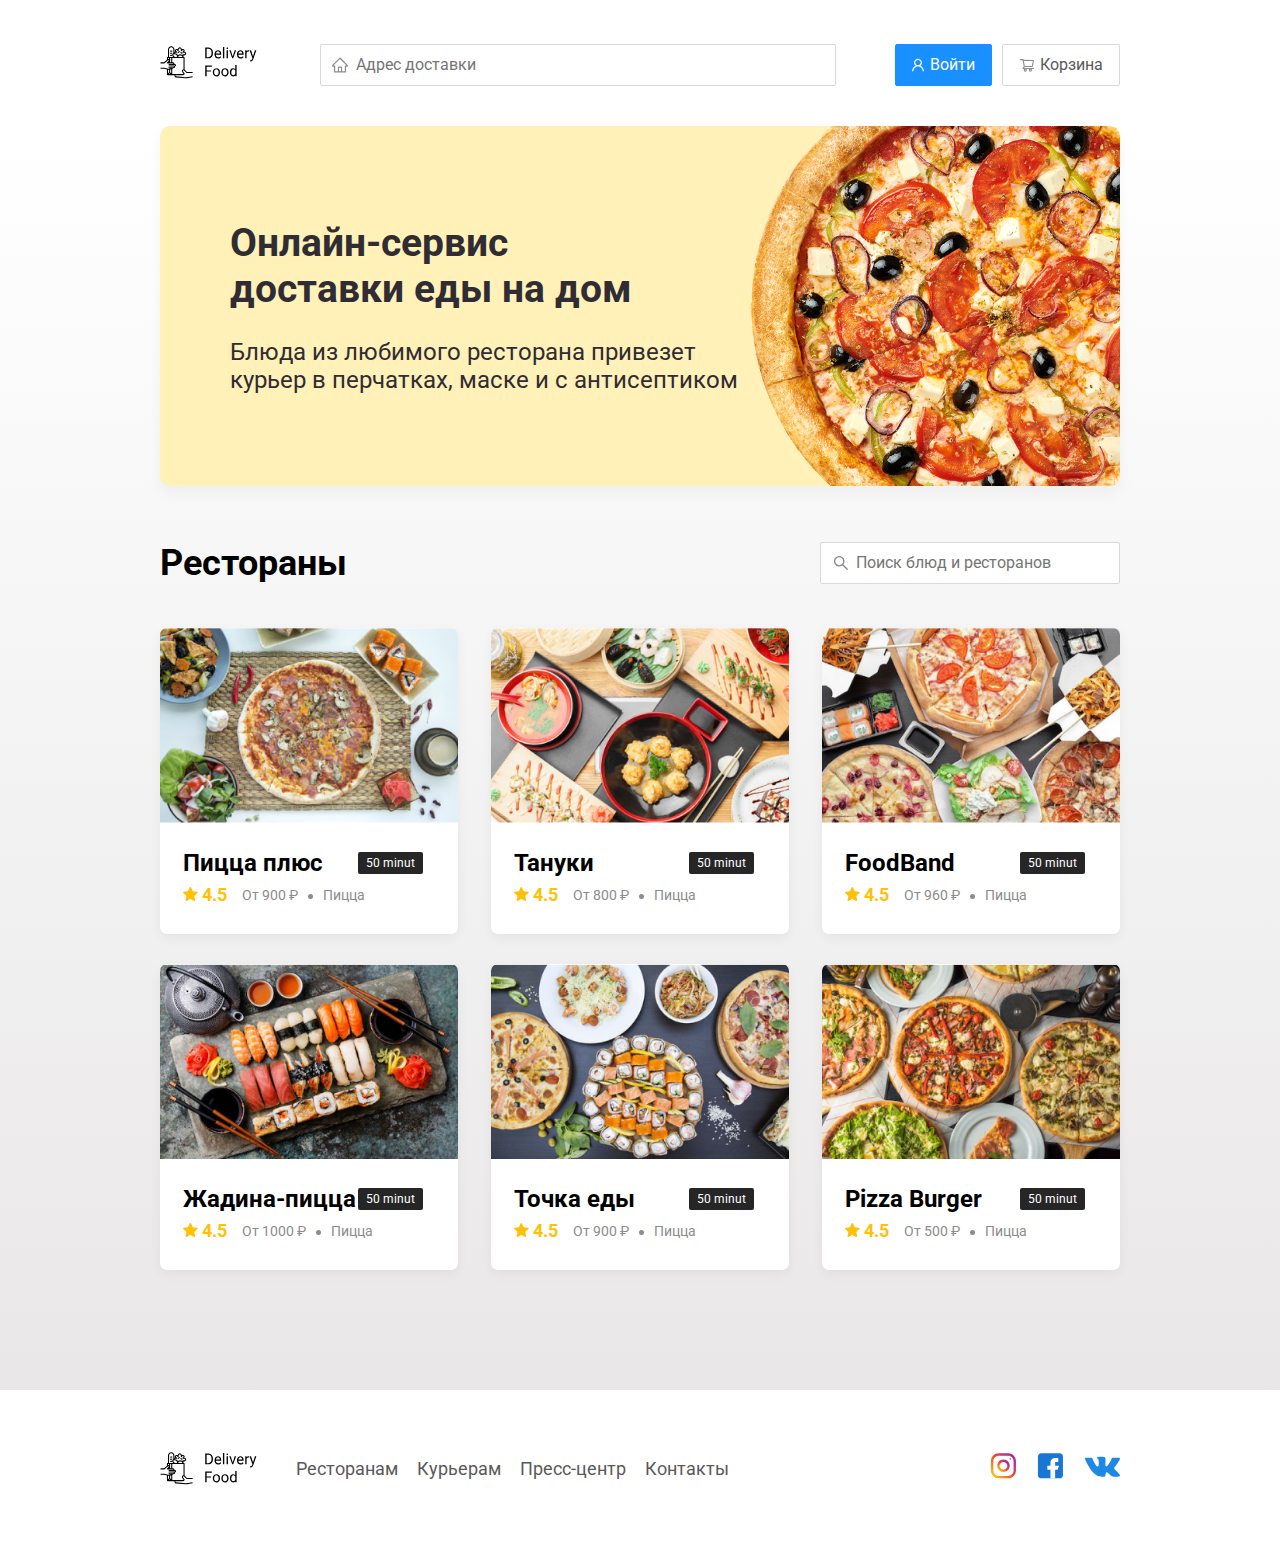
<file: index.html>
<!DOCTYPE html>
<html lang="en">

<head>
    <meta charset="UTF-8">
    <meta name="viewport" content="width=device-width, initial-scale=1.0">
    <title>Delivery Food - доставка еды на дом</title>
    <link rel="shortcut icon" href="img/favicon.ico" type="image/x-icon">
    <!-- Normalize css -->
    <link rel="stylesheet" href="css/normalize.css">
    <!-- My style -->
    <link rel="stylesheet" href="css/main.css">
    <!-- animate css -->
    <link rel="stylesheet" href="css/animate.css">
    <!-- Fonts goole -->
    <link href="https://fonts.googleapis.com/css2?family=Roboto:wght@400;700&display=swap" rel="stylesheet">
</head>

<body>
    <div class="container">
        <!-- шапка сайта -->
        <header class="header">
            <a href="index.html">
                <img src="img/logo.svg" alt="Logo" class="logo">
            </a>
            <input type="search" class="input adress-input" placeholder="Адрес доставки">
            <div class="buttons">
                <button class="button button-primary">
                    <img src="img/singin.svg" alt="user" class="btn-icon">
                    <span class="btn-text"> Войти</span>
                </button>
                <button class="button" id="cart-button">
                    <img src="img/karzina.svg" alt="shopping card" class="btn-icon">
                    <span class="btn-text">Корзина</span>
                </button>
            </div>
        </header>
        <!-- шапка сайта -->
    </div>
    <!-- /container -->

    <!-- main -->
    <main class="main">
        <div class="container">
            <!-- promo section -->
            <section class="promo">
                <h1 class="promo-title">Онлайн-сервис <br> доставки еды на дом</h1>
                <p class="promo-text">
                    Блюда из любимого ресторана привезет курьер в перчатках, маске и с антисептиком
                </p>
            </section>
            <!-- promo section -->

            <section class="restaurants">
                <div class="section-heading">
                    <h2 class="section-title">Рестораны</h2>
                    <input type="search" class="input input-search" placeholder="Поиск блюд и ресторанов">
                </div>

                <!-- card -->
                <div class="cards">

                    <a href="restaurant.html" class="card" data-wow-delay="0.2s">
                        <img src="img/image1.png" alt="image" class="card-image">
                        <div class="card-text">
                            <div class="card-heading">
                                <h3 class="card-title">Пицца плюс</h3>
                                <span class="card-tag tag">50 minut</span>
                            </div>
                            <!-- / card heading -->
                            <div class="card-info">
                                <div class="rating">
                                    <img src="img/star.svg" alt="" class="rating-star">
                                    4.5
                                </div>
                                <div class="price">От 900 ₽</div>
                                <div class="category">Пицца </div>
                            </div>
                            <!-- /card info -->
                        </div>
                        <!-- /card text -->
                    </a>
                    <!-- /card -->

                    <a href="restaurant.html" class="card" data-wow-delay="0.4s">
                        <img src="img/image2.png" alt="image" class="card-image">
                        <div class="card-text">
                            <div class="card-heading">
                                <h3 class="card-title">Тануки </h3>
                                <span class="card-tag tag">50 minut</span>
                            </div>
                            <!-- / card heading -->
                            <div class="card-info">
                                <div class="rating">
                                    <img src="img/star.svg" alt="" class="rating-star">
                                    4.5
                                </div>
                                <div class="price">От 800 ₽</div>
                                <div class="category">Пицца </div>
                            </div>
                            <!-- /card info -->
                        </div>
                        <!-- /card text -->
                    </a>
                    <!-- /card -->

                    <a href="restaurant.html" class="card" data-wow-delay="0.6s">
                        <img src="img/image3.png" alt="image" class="card-image">
                        <div class="card-text">
                            <div class="card-heading">
                                <h3 class="card-title">FoodBand</h3>
                                <span class="card-tag tag">50 minut</span>
                            </div>
                            <!-- / card heading -->
                            <div class="card-info">
                                <div class="rating">
                                    <img src="img/star.svg" alt="" class="rating-star">
                                    4.5
                                </div>
                                <div class="price">От 960 ₽</div>
                                <div class="category">Пицца </div>
                            </div>
                            <!-- /card info -->
                        </div>
                        <!-- /card text -->
                    </a>
                    <!-- /card -->

                    <a href="restaurant.html" class="card" data-wow-delay="0.7s">
                        <img src="img/image4.png" alt="image" class="card-image">
                        <div class="card-text">
                            <div class="card-heading">
                                <h3 class="card-title">Жадина-пицца</h3>
                                <span class="card-tag tag">50 minut</span>
                            </div>
                            <!-- / card heading -->
                            <div class="card-info">
                                <div class="rating">
                                    <img src="img/star.svg" alt="" class="rating-star">
                                    4.5
                                </div>
                                <div class="price">От 1000 ₽</div>
                                <div class="category">Пицца </div>
                            </div>
                            <!-- /card info -->
                        </div>
                        <!-- /card text -->
                    </a>
                    <!-- /card -->

                    <a href="restaurant.html" class="card" data-wow-delay="0.8s">
                        <img src="img/image5.png" alt="image" class="card-image">
                        <div class="card-text">
                            <div class="card-heading">
                                <h3 class="card-title">Точка еды</h3>
                                <span class="card-tag tag">50 minut</span>
                            </div>
                            <!-- / card heading -->
                            <div class="card-info">
                                <div class="rating">
                                    <img src="img/star.svg" alt="" class="rating-star">
                                    4.5
                                </div>
                                <div class="price">От 900 ₽</div>
                                <div class="category">Пицца </div>
                            </div>
                            <!-- /card info -->
                        </div>
                        <!-- /card text -->
                    </a>
                    <!-- /card -->

                    <a href="restaurant.html" class="card" data-wow-delay="0.9s">
                        <img src="img/image6.png" alt="image" class="card-image">
                        <div class="card-text">
                            <div class="card-heading">
                                <h3 class="card-title">Pizza Burger </h3>
                                <span class="card-tag tag">50 minut</span>
                            </div>
                            <!-- / card heading -->
                            <div class="card-info">
                                <div class="rating">
                                    <img src="img/star.svg" alt="" class="rating-star">
                                    4.5
                                </div>
                                <div class="price">От 500 ₽</div>
                                <div class="category">Пицца </div>
                            </div>
                            <!-- /card info -->
                        </div>
                        <!-- /card text -->
                    </a>
                    <!-- /card -->

                </div>
                <!-- /cards -->
            </section>
        </div>
    </main>
    <!-- /main -->

    <footer class="footer">
        <div class="container">
            <div class="footer-block">
                <img src="img/logo.svg" alt="Logo" class="logo footer-logo">
                <nav class="footer-nav">
                    <a href="#" class="footer-link">Ресторанам </a>
                    <a href="#" class="footer-link">Курьерам</a>
                    <a href="#" class="footer-link">Пресс-центр</a>
                    <a href="#" class="footer-link">Контакты</a>
                </nav>
                <div class="social-links">
                    <a href="#" class="social-link"><img src="img/instagram.svg" alt="instagram"></a>
                    <a href="#" class="social-link"><img src="img/facebook.svg" alt="facebook"></a>
                    <a href="#" class="social-link"><img src="img/vk.svg" alt="vk"></a>
                </div>
            </div>
        </div>
    </footer>

 <!-- modal -->
 <div class="modal">
    <div class="modal-dialog">
        <div class="modal-header">
            <h3 class="modal-title">Корзина</h3>
            <button class="close">&times;</button>
        </div>
        <!--  /modal  header -->
        <div class="modal-body">
            <div class="food-row">
                <span class="food-name">Ролл угорь стандарт</span>
                <strong class="food-price">250 ₽</strong>
                <div class="food-counter">
                    <button class="counter-button">-</button>
                    <span class="counter">1</span>
                    <button class="counter-button">+</button>
                </div>
            </div>
            <div class="food-row">
                <span class="food-name">Ролл угорь стандарт</span>
                <strong class="food-price">250 ₽</strong>
                <div class="food-counter">
                    <button class="counter-button">-</button>
                    <span class="counter">1</span>
                    <button class="counter-button">+</button>
                </div>
            </div>
            <div class="food-row">
                <span class="food-name">Ролл угорь стандарт</span>
                <strong class="food-price">250 ₽</strong>
                <div class="food-counter">
                    <button class="counter-button">-</button>
                    <span class="counter">1</span>
                    <button class="counter-button">+</button>
                </div>
            </div>
            <div class="food-row">
                <span class="food-name">Ролл угорь стандарт</span>
                <strong class="food-price">250 ₽</strong>
                <div class="food-counter">
                    <button class="counter-button">-</button>
                    <span class="counter">1</span>
                    <button class="counter-button">+</button>
                </div>
            </div>
            <div class="food-row">
                <span class="food-name">Ролл угорь стандарт</span>
                <strong class="food-price">250 ₽</strong>
                <div class="food-counter">
                    <button class="counter-button">-</button>
                    <span class="counter">1</span>
                    <button class="counter-button">+</button>
                </div>
            </div>
        </div>
        <!--  /modal  body -->
        <div class="modal-footer">
            <span class="modal-pricetag">1250 ₽</span>
            <div class="footer-buttons">
                <button class="button button-primary">Оформит заказ</button>
                <button class="button">Отмена</button>
            </div>
        </div>
        <!--  /modal  footer -->
    </div>
</div>

</body>
<script src="js/wow.js"></script>
<script src="js/main.js"></script>


</html>
</file>
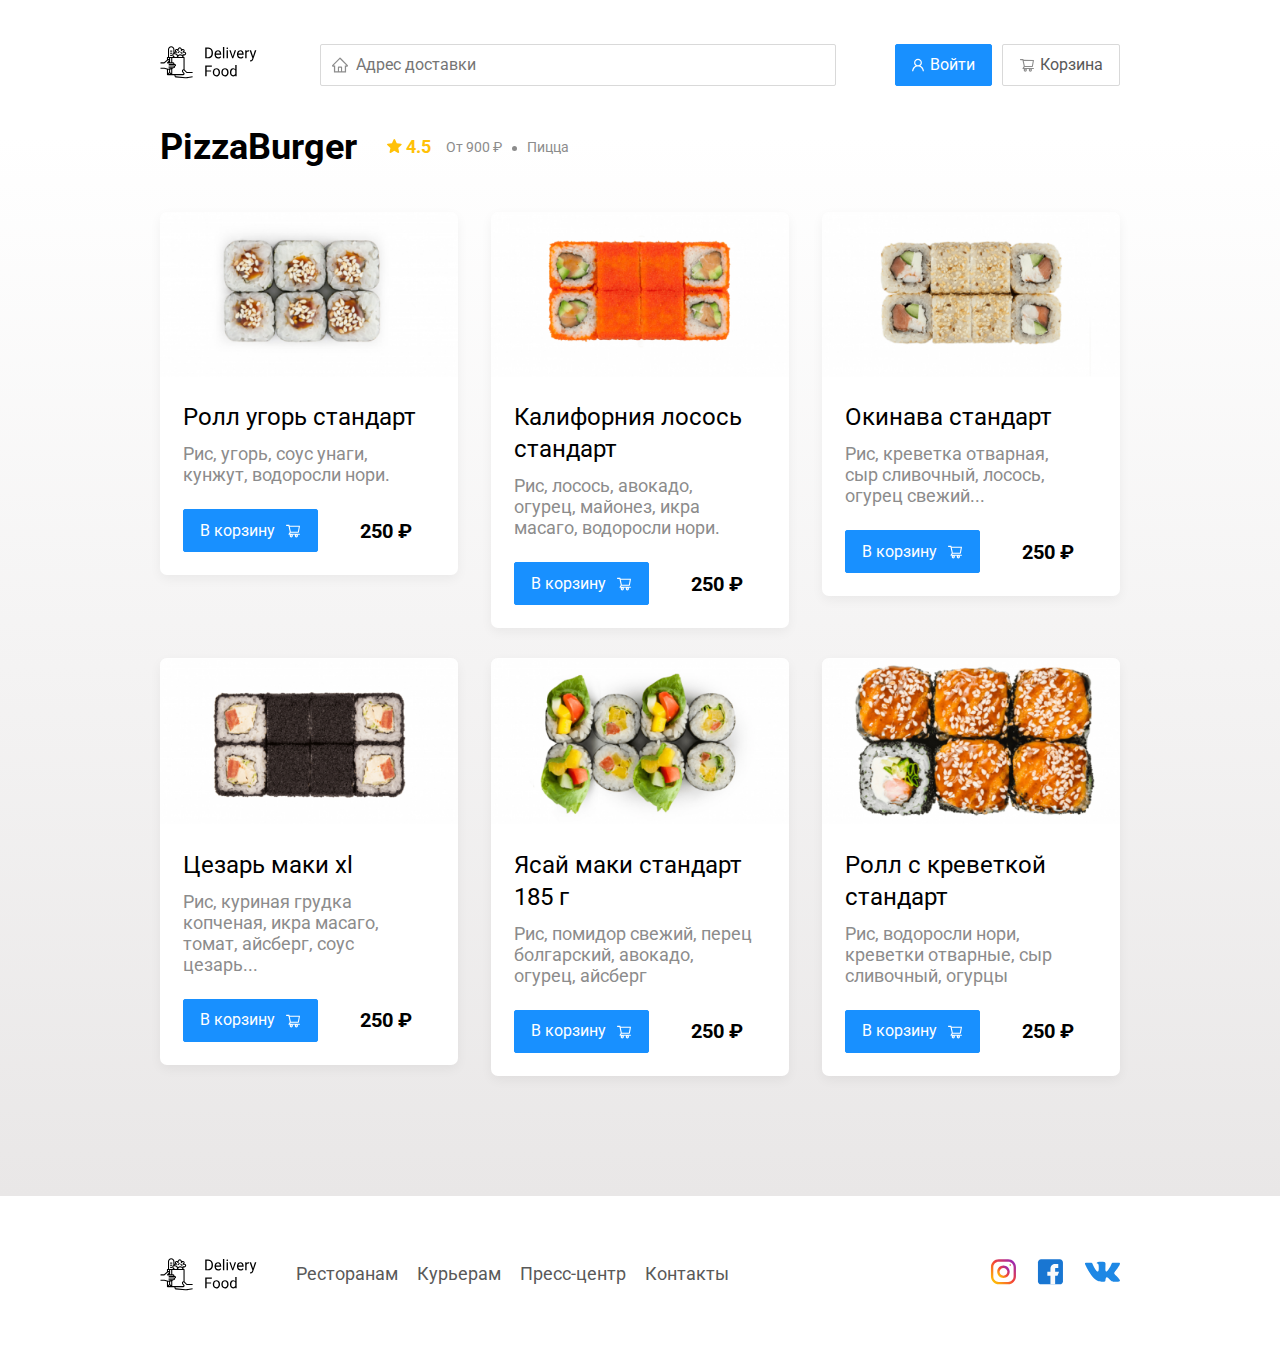
<file: restaurant.html>
<!DOCTYPE html>
<html lang="en">

<head>
    <meta charset="UTF-8">
    <meta name="viewport" content="width=device-width, initial-scale=1.0">
    <title>PizzaBurger - доставка еды на дом</title>
    <link rel="shortcut icon" href="img/favicon.ico" type="image/x-icon">
    <!-- Normalize css -->
    <link rel="stylesheet" href="css/normalize.css">
    <!-- My style -->
    <link rel="stylesheet" href="css/main.css">
    <!-- animate css -->
    <link rel="stylesheet" href="css/animate.css">
    <!-- Fonts goole -->
    <link href="https://fonts.googleapis.com/css2?family=Roboto:wght@400;700&display=swap" rel="stylesheet">
</head>

<body>
    <div class="container">
        <!-- шапка сайта -->
        <header class="header">
            <a href="index.html">
                <img src="img/logo.svg" alt="Logo" class="logo">
            </a>
            <input type="search" class="input adress-input" placeholder="Адрес доставки">
            <div class="buttons">
                <button class="button button-primary">
                    <img src="img/singin.svg" alt="user" class="btn-icon">
                    <span class="btn-text"> Войти</span>
                </button>
                <button class="button" id="cart-button">
                    <img src="img/karzina.svg" alt="shopping card" class="btn-icon">
                    <span class="btn-text">Корзина</span>
                </button>
            </div>
        </header>
        <!-- шапка сайта -->
    </div>
    <!-- /container -->

    <!-- main -->
    <main class="main">
        <div class="container">


            <section class="restaurants">
                <div class="section-heading">
                    <h2 class="section-title">PizzaBurger</h2>
                    <div class="card-info">
                        <div class="rating">
                            <img src="img/star.svg" alt="" class="rating-star">
                            4.5
                        </div>
                        <div class="price">От 900 ₽</div>
                        <div class="category">Пицца </div>
                    </div>
                </div>

                <!-- card -->
                <div class="cards">

                    <div class="card" data-wow-delay="0.2s">
                        <img src="img/reg1.png" alt="image" class="card-image">
                        <div class="card-text">
                            <div class="card-heading">
                                <h3 class="card-title card-title-reg">Ролл угорь стандарт</h3>
                            </div>
                            <!-- / card heading -->
                            <div class="card-info">
                                <div class="ingredient">Рис, угорь, соус унаги, кунжут, водоросли нори. </div>
                            </div>
                            <!-- /card info -->

                            <div class="card-btn">
                                <button class="button button-primary">
                                    <span class="btn-card-text">В корзину</span>
                                    <img src="img/karzina-white.svg" alt="shopping-card" class="btn-card-img">
                                </button>
                                <strong class="card-price-bold">
                                    250 ₽
                                </strong>
                            </div>
                        </div>
                        <!-- /card text -->
                    </div>
                    <!-- /card -->

                    <div class="card" data-wow-delay="0.4s">
                        <img src="img/reg2.png" alt="image" class="card-image">
                        <div class="card-text">
                            <div class="card-heading">
                                <h3 class="card-title card-title-reg">Калифорния лосось стандарт</h3>

                            </div>
                            <!-- / card heading -->
                            <div class="card-info">
                                <div class="ingredient">Рис, лосось, авокадо, огурец, майонез, икра масаго, водоросли
                                    нори. </div>
                            </div>
                            <!-- /card info -->

                            <div class="card-btn">
                                <button class="button button-primary">
                                    <span class="btn-card-text">В корзину</span>
                                    <img src="img/karzina-white.svg" alt="shopping-card" class="btn-card-img">
                                </button>
                                <strong class="card-price-bold">
                                    250 ₽
                                </strong>
                            </div>
                        </div>
                        <!-- /card text -->
                    </div>
                    <!-- /card -->

                    <div class="card" data-wow-delay="0.6s">
                        <img src="img/reg3.png" alt="image" class="card-image">
                        <div class="card-text">
                            <div class="card-heading">
                                <h3 class="card-title card-title-reg">Окинава стандарт</h3>

                            </div>
                            <!-- / card heading -->
                            <div class="card-info">
                                <div class="ingredient"> Рис, креветка отварная, сыр сливочный, лосось, огурец свежий...
                                </div>
                            </div>
                            <!-- /card info -->

                            <div class="card-btn">
                                <button class="button button-primary">
                                    <span class="btn-card-text">В корзину</span>
                                    <img src="img/karzina-white.svg" alt="shopping-card" class="btn-card-img">
                                </button>
                                <strong class="card-price-bold">
                                    250 ₽
                                </strong>
                            </div>
                        </div>
                        <!-- /card text -->
                    </div>
                    <!-- /card -->

                    <div class="card" data-wow-delay="0.2s">
                        <img src="img/reg4.png" alt="image" class="card-image">
                        <div class="card-text">
                            <div class="card-heading">
                                <h3 class="card-title card-title-reg">Цезарь маки хl</h3>

                            </div>
                            <!-- / card heading -->
                            <div class="card-info">
                                <div class="ingredient">Рис, куриная грудка копченая, икра масаго, томат, айсберг, соус
                                    цезарь... </div>
                            </div>
                            <!-- /card info -->

                            <div class="card-btn">
                                <button class="button button-primary">
                                    <span class="btn-card-text">В корзину</span>
                                    <img src="img/karzina-white.svg" alt="shopping-card" class="btn-card-img">
                                </button>
                                <strong class="card-price-bold">
                                    250 ₽
                                </strong>
                            </div>
                        </div>
                        <!-- /card text -->
                    </div>
                    <!-- /card -->

                    <div class="card" data-wow-delay="0.4s">
                        <img src="img/reg5.png" alt="image" class="card-image">
                        <div class="card-text">
                            <div class="card-heading">
                                <h3 class="card-title card-title-reg">Ясай маки стандарт 185 г</h3>

                            </div>
                            <!-- / card heading -->
                            <div class="card-info">
                                <div class="ingredient">Рис, помидор свежий, перец болгарский, авокадо, огурец, айсберг
                                </div>
                            </div>
                            <!-- /card info -->

                            <div class="card-btn">
                                <button class="button button-primary">
                                    <span class="btn-card-text">В корзину</span>
                                    <img src="img/karzina-white.svg" alt="shopping-card" class="btn-card-img">
                                </button>
                                <strong class="card-price-bold">
                                    250 ₽
                                </strong>
                            </div>
                        </div>
                        <!-- /card text -->
                    </div>
                    <!-- /card -->

                    <div class="card" data-wow-delay="0.6s">
                        <img src="img/reg6.png" alt="image" class="card-image">
                        <div class="card-text">
                            <div class="card-heading">
                                <h3 class="card-title card-title-reg">Ролл с креветкой стандарт</h3>

                            </div>
                            <!-- / card heading -->
                            <div class="card-info">
                                <div class="ingredient">Рис, водоросли нори, креветки отварные, сыр сливочный, огурцы
                                </div>
                            </div>
                            <!-- /card info -->

                            <div class="card-btn">
                                <button class="button button-primary">
                                    <span class="btn-card-text">В корзину</span>
                                    <img src="img/karzina-white.svg" alt="shopping-card" class="btn-card-img">
                                </button>
                                <strong class="card-price-bold">
                                    250 ₽
                                </strong>
                            </div>
                        </div>
                        <!-- /card text -->
                    </div>
                    <!-- /card -->

                </div>
                <!-- /cards -->
            </section>
        </div>
    </main>
    <!-- /main -->

    <footer class="footer">
        <div class="container">
            <div class="footer-block">
                <img src="img/logo.svg" alt="Logo" class="logo footer-logo">
                <nav class="footer-nav">
                    <a href="#" class="footer-link">Ресторанам </a>
                    <a href="#" class="footer-link">Курьерам</a>
                    <a href="#" class="footer-link">Пресс-центр</a>
                    <a href="#" class="footer-link">Контакты</a>
                </nav>
                <div class="social-links">
                    <a href="#" class="social-link"><img src="img/instagram.svg" alt="instagram"></a>
                    <a href="#" class="social-link"><img src="img/facebook.svg" alt="facebook"></a>
                    <a href="#" class="social-link"><img src="img/vk.svg" alt="vk"></a>
                </div>
            </div>
        </div>
    </footer>

    <!-- modal -->
    <div class="modal ">
        <div class="modal-dialog">
            <div class="modal-header">
                <h3 class="modal-title">Корзина</h3>
                <button class="close">&times;</button>
            </div>
            <!--  /modal  header -->
            <div class="modal-body">
                <div class="food-row">
                    <span class="food-name">Ролл угорь стандарт</span>
                    <strong class="food-price">250 ₽</strong>
                    <div class="food-counter">
                        <button class="counter-button">-</button>
                        <span class="counter">1</span>
                        <button class="counter-button">+</button>
                    </div>
                </div>
                <div class="food-row">
                    <span class="food-name">Ролл угорь стандарт</span>
                    <strong class="food-price">250 ₽</strong>
                    <div class="food-counter">
                        <button class="counter-button">-</button>
                        <span class="counter">1</span>
                        <button class="counter-button">+</button>
                    </div>
                </div>
                <div class="food-row">
                    <span class="food-name">Ролл угорь стандарт</span>
                    <strong class="food-price">250 ₽</strong>
                    <div class="food-counter">
                        <button class="counter-button">-</button>
                        <span class="counter">1</span>
                        <button class="counter-button">+</button>
                    </div>
                </div>
                <div class="food-row">
                    <span class="food-name">Ролл угорь стандарт</span>
                    <strong class="food-price">250 ₽</strong>
                    <div class="food-counter">
                        <button class="counter-button">-</button>
                        <span class="counter">1</span>
                        <button class="counter-button">+</button>
                    </div>
                </div>
                <div class="food-row">
                    <span class="food-name">Ролл угорь стандарт</span>
                    <strong class="food-price">250 ₽</strong>
                    <div class="food-counter">
                        <button class="counter-button">-</button>
                        <span class="counter">1</span>
                        <button class="counter-button">+</button>
                    </div>
                </div>
            </div>
            <!--  /modal  body -->
            <div class="modal-footer">
                <span class="modal-pricetag">1250 ₽</span>
                <div class="footer-buttons">
                    <button class="button button-primary">Оформит заказ</button>
                    <button class="button">Отмена</button>
                </div>
            </div>
            <!--  /modal  footer -->
        </div>
    </div>

</body>
<script src="js/wow.js"></script>
<script src="js/main.js"></script>

</html>
</file>
<file: css/main.css>
* {
    box-sizing: border-box;
}

body {
    font-family: "Roboto", sans-serif;
    padding-top: 44px;
}

.container {
    max-width: 1200px;
    margin: 0 auto;
}

.header {
    display: flex;
    align-items: center;
    justify-content: space-between;
    margin-bottom: 40px;
}

.input {
    background: #FFFFFF;
    border: 1px solid #D9D9D9;
    border-radius: 2px;
    font-size: 16px;
    line-height: 24px;
    padding: 8px;
    padding-left: 35px;
    background-repeat: no-repeat;
    background-position: left 11px center;
}

.adress-input {
    flex: 0.8;
    background-image: url(../img/input-home.svg);
}

.input-search {
    background-image: url(../img/search.svg);
    width: 300px;
    margin-left: auto;
}

.buttons {
    display: flex;
    align-items: center;
    /* cursor: pointer; */
}

.button {
    display: flex;
    align-items: center;
    padding: 8px 16px;
    background: #FFFFFF;
    border: 1px solid #D9D9D9;
    box-sizing: border-box;
    box-shadow: 0px 0px 2px rgba(0, 0, 0, 0.0015);
    border-radius: 2px;
    color: #595959;
    line-height: 24px;
    cursor: pointer;
}

.button-primary {
    border: 1px solid #1890FF;
    background: #1890FF;
    color: #FFFFFF;
    margin-right: 10px;
}

.btn-icon {
    margin-right: 6px;
}

.btn-card-text {
    margin-right: 10px;
}

.promo {
    box-shadow: 0px 7px 12px rgba(158, 158, 163, 0.1);
    background: #FFF1B8 url(../img/promo-image.png) no-repeat top -80px right -250px / 850px;
    border-radius: 10px;
    padding: 68px 70px;
    margin-bottom: 56px;
}

.promo-title {
    font-style: normal;
    font-weight: bold;
    font-size: 39px;
    line-height: 46px;
    color: #302C34;

}

.promo-text {
    font-style: normal;
    font-weight: normal;
    font-size: 24px;
    line-height: 28px;
    color: #302C34;
    max-width: 538px;
}

.main {
    background: linear-gradient(180deg, rgba(245, 245, 245, 0) 1.04%, rgb(233, 231, 231) 100%);
    padding-bottom: 90px;
}

.section-heading {
    display: flex;
    align-items: center;
    /* justify-content: space-between; */
    margin-bottom: 44px;
    align-items: center;
}

.section-title {
    font-style: normal;
    font-weight: bold;
    font-size: 36px;
    line-height: 42px;
    color: #000000;
    margin: 0;
    margin-right: 30px;
}

.cards {
    display: -webkit-flex;
    display: -ms-flexbox;
    display: flex;
    align-items: flex-start;
    flex-wrap: wrap;
    justify-content: space-between;
}


.card {
    text-decoration: none;
    background: #FFFFFF;
    box-shadow: 0px 4px 12px rgba(0, 0, 0, 0.05);
    border-radius: 7px;
    overflow: hidden;
    margin-bottom: 30px;
    flex-basis: 31%;
    cursor: pointer;
    transition: 0.8s ease-in;
}


.card:hover {
    box-shadow: 0px 4px 12px black;
}

.card-image {
    width: 100%;
    height: auto;
    object-fit: cover;
}

.card-text {
    padding: 20px 35px 23px 23px;
    height: 100%;
}

.card-heading {
    display: flex;
    align-items: center;
    justify-content: space-between;
    
}

.card-title {
    margin: 0;
    font-style: normal;
    font-weight: bold;
    font-size: 24px;
    line-height: 32px;
    color: #000000;
}

.card-title-reg {
    font-weight: 400;
    margin-bottom: 10px;
}

.card-tag {
    background: #262626;
    border-radius: 2px;
    font-style: normal;
    font-weight: normal;
    font-size: 12px;
    line-height: 20px;
    color: #fff;
    padding: 1px 8px;
}

.card-info {
    display: flex;
    align-items: center;
    flex-wrap: wrap;
}

.card-btn {
    display: flex;
    align-items: center;
    margin-top: 24px;
}

.card-price-bold {
    font-weight: bold;
    font-size: 20px;
    line-height: 32px;
    color: #000000;
    margin-left: 32px;
}

.rating {
    margin-right: 26px;
    color: #FFC107;
    font-style: normal;
    font-weight: bold;
    font-size: 18px;
    line-height: 32px;
}

.price,
.category {
    font-style: normal;
    font-weight: normal;
    font-size: 18px;
    line-height: 32px;
    color: #8C8C8C;
}

.price {
    margin-right: 10px;
}

.ingredient {
    font-size: 18px;
    line-height: 21px;
    color: #8C8C8C;
}



.category {
    text-overflow: ellipsis;
    overflow: hidden;
    white-space: nowrap;
    max-width: 150px;
}

.price::after {
    content: "";
    width: 5px;
    height: 5px;
    background: #8C8C8C;
    display: inline-block;
    vertical-align: middle;
    border-radius: 50%;
    margin-left: 10px;
}

.footer {
    padding: 60px 0;
}

.footer-block {
    display: flex;
    align-items: center;
    justify-content: space-between;
}

.footer-nav {
    margin-left: 35px;
    margin-right: auto;
}

.footer-link {
    display: inline-block;
    font-style: normal;
    font-weight: normal;
    font-size: 18px;
    line-height: 21px;
    color: #595959;
    text-decoration: none;
}

.footer-link:not(:last-child) {
    margin-right: 15px;
}

.social-links {
    display: flex;
    align-items: center;
}

.social-link:not(:last-child) {
    margin-right: 21px;
}


.modal {
    position: fixed;
    left: 0;
    top: 0;
    width: 100%;
    height: 100%;
    background: rgba(0, 0, 0, 0.4);
    display: none;
}

.is-open{
    display: flex;    
}

.modal-dialog {
    max-width: 780px;
    width: 95%;
    background: #fff;
    border-radius: 5px;
    margin: auto;
    padding: 45px 45px;
}

.modal-header {
    display: flex;
    align-items: center;
    justify-content: space-between;
    margin-bottom: 45px;
}

.modal-title {
    margin: 0;
    font-weight: bold;
    font-size: 36px;
    line-height: 42px;
}

.close {
    font-size: 36px;
    border: none;
    background-color: transparent;
    outline: none;
    cursor: pointer;
}

.modal-body {
    margin-bottom: 52px;
}

.food-row {
    display: flex;
    align-items: center;
    justify-content: space-between;
    padding-bottom: 8px;
    border-bottom: 1px solid #d9d9d9;
    margin-bottom: 15px;
}

.food-name {
    font-weight: normal;
    font-size: 18px;
    line-height: 32px;
}

.food-price {
    margin-left: auto;
    margin-right: 47px;
    font-weight: bold;
    font-size: 20px;
    line-height: 32px;
}

.food-counter {
    display: flex;
    align-items: center;
}

.counter-button {
    display: flex;
    align-items: center;
    justify-content: center;
    width: 39px;
    height: 32px;
    background: #fff;
    border: 1px solid #40a9ff;
    box-sizing: border-box;
    border-radius: 2px;
    font-weight: normal;
    font-size: 14px;
    line-height: 22px;
    color: #40a9ff;
    cursor: pointer;
}

.counter {
    font-size: 16px;
    line-height: 24px;
    margin: 0 10px 0 10px;
}

.modal-footer {
    display: flex;
    align-items: center;
    justify-content: space-between;
}

.footer-buttons {
    display: flex;
    align-items: center;
}

.modal-pricetag {
    background: #262626;
    border-radius: 5px;
    color: #fff;
    padding: 15px 20px;
    font-size: 26px;
    line-height: 23px;
}

@media(max-width:1366px) {
    .container {
        max-width: 960px;
    }

    .promo {
        background-position: center right -250px;
        background-size: 750px;
    }

    .rating {
        margin-right: 15px;
    }

    .category,
    .price {
        font-size: 14px;
    }
}

@media(max-width:992px) {
    .container {
        max-width: 750px;
    }

    .promo {
        background-position: center right -200px;
        background-size: 500px;
        padding: 50px;
    }

    .promo-text {
        font-size: 18px;
        max-width: 400px;
    }

    .card {
        flex-basis: 49%;
    }

    .footer-link {
        font-size: 16px;
    }

    @media(max-width:768px) {
        .container {
            max-width: 560px;
        }

        .promo {
            background-position: bottom right -200px;
            background-size: 400px;
        }

        .promo-title {
            font-size: 24px;
            line-height: 1.4;
        }

        .promo-text {
            margin-top: 0;
        }

        .card-info {
            flex-wrap: wrap;
        }

        .card .rating {
            flex-basis: 100%;
        }

        .card-title {
            font-size: 18px;
        }
    }

    @media(max-width:578px) {
        .container {
            max-width: 90%;
        }

        .header {
            flex-wrap: wrap;
        }

        .adress-input {
            margin-top: 15px;
            order: 5;
            flex: 1;
        }

        .promo {
            background-image: none;
        }

        .promo-title {
            margin-bottom: 10px;
        }

        .section-title {
            font-size: 20px;
        }

        .card {
            flex-basis: 100%;
        }

        .card-image {
            width: 100%;
        }

        .footer {
            padding: 30px 0;
        }

        .footer-block {
            align-items: flex-start;
        }

        .footer-nav {
            margin-left: 0;
            margin-right: 0;
            order: 0;
            display: flex;
            flex-direction: column;
        }

        .footer-logo {
            margin-right: 15px;
            order: 1;
        }

        .social-links {
            order: 2;
        }
    }

    @media(max-width:480px) {

        .btn-text {
            display: none;
        }

        .btn-icon {
            margin: 0;
        }

        .button {
            min-height: 40px;
        }

        .promo {
            padding: 20px;
        }

        .section-heading {
            display: flex;
            justify-content: flex-start;
            flex-wrap: wrap;
            align-items: center;
        }

        .input-search {
            flex-basis: 100%;
            margin-left: 0;
        }

        .footer-block {
            flex-wrap: wrap;
            flex-direction: column;
            align-items: center;
        }

        .footer-logo {
            order: 0;
            margin-bottom: 20px;
        }

        .footer-nav {
            text-align: center;
            margin-bottom: 20px;
        }

        .footer-link:not(:last-child) {
            margin-right: 0;
        }

        .food-name{
            font-size: 18px;
        }

        .food-price{
            font-size: 14px;
        }

        .counter-button{
            width: 30px;
            height: 25px;
        }
        .modal-pricetag {
            padding: 10px 10px;
            font-size: 20px;
            line-height: 18px;
    }
}
</file>
